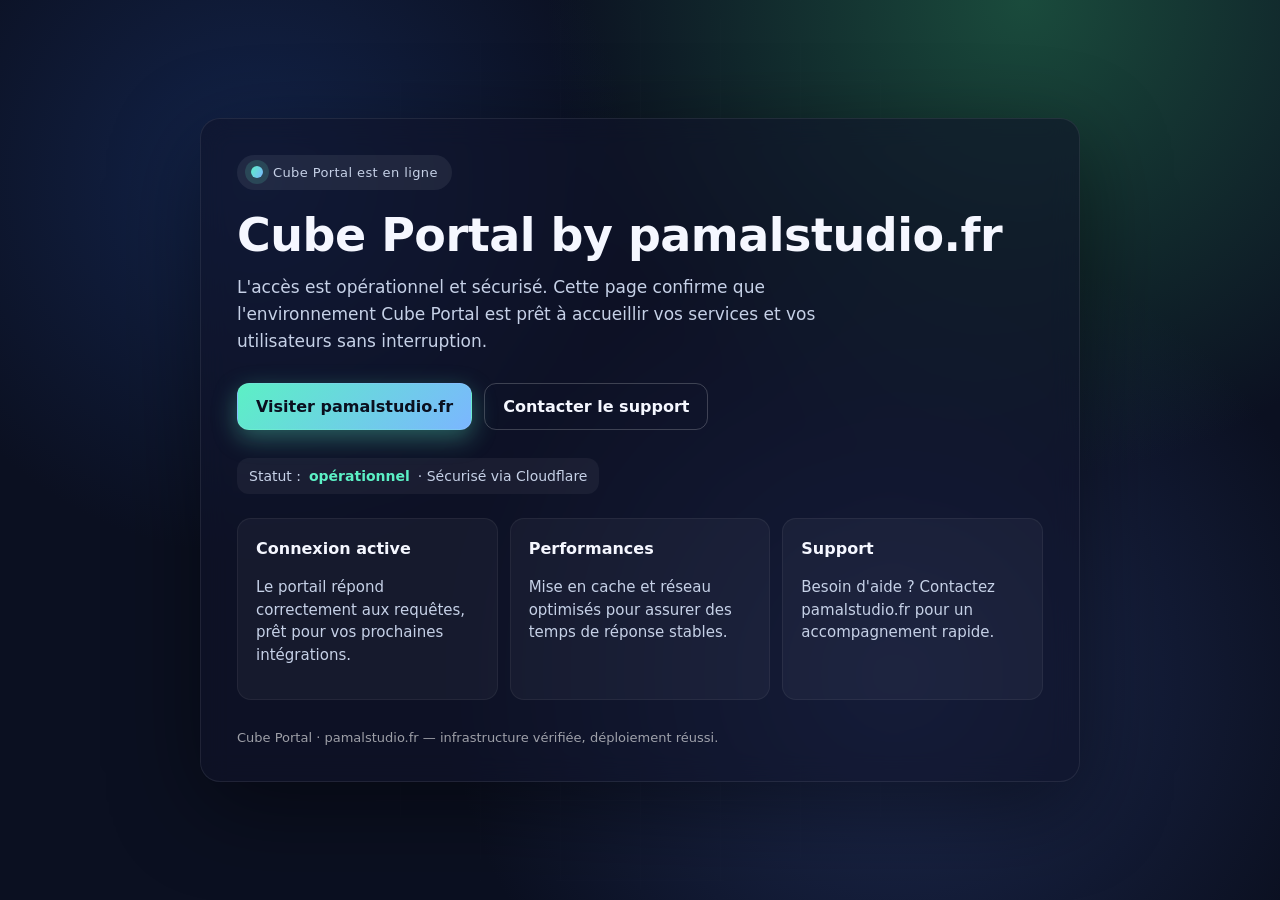
<file: index.html>
<!DOCTYPE html>
<html lang="fr">

<head>
    <meta charset="UTF-8" />
    <meta name="viewport" content="width=device-width, initial-scale=1.0" />
    <title>Cube Portal · pamalstudio.fr</title>
    <link rel="stylesheet" href="css/style.css">
</head>

<body>
    <div class="grid" aria-hidden="true"></div>
    <main class="shell">
        <div class="badge">
            <span class="dot"></span>
            Cube Portal est en ligne
        </div>
        <h1>Cube Portal by pamalstudio.fr</h1>
        <p class="lead">
            L'accès est opérationnel et sécurisé. Cette page confirme que
            l'environnement Cube Portal est prêt à accueillir vos services et vos
            utilisateurs sans interruption.
        </p>
        <div class="cta">
            <a class="btn" href="https://pamalstudio.fr" target="_blank" rel="noopener noreferrer">Visiter
                pamalstudio.fr</a>
            <a class="btn secondary" href="https://support.pamalstudio.fr/" target="_blank">Contacter le support</a>
        </div>
        <div class="status" role="status" aria-live="polite">
            Statut : <span>opérationnel</span> · Sécurisé via Cloudflare
        </div>
        <div class="cards">
            <article class="card">
                <h3>Connexion active</h3>
                <p>
                    Le portail répond correctement aux requêtes, prêt pour vos
                    prochaines intégrations.
                </p>
            </article>
            <article class="card">
                <h3>Performances</h3>
                <p>
                    Mise en cache et réseau optimisés pour assurer des temps de réponse
                    stables.
                </p>
            </article>
            <article class="card">
                <h3>Support</h3>
                <p>
                    Besoin d'aide ? Contactez pamalstudio.fr pour un accompagnement
                    rapide.
                </p>
            </article>
        </div>
        <footer>
            Cube Portal · pamalstudio.fr — infrastructure vérifiée, déploiement
            réussi.
        </footer>
    </main>
</body>

</html>
</file>
<file: css/style.css>
:root {
    --bg: #0b1021;
    --panel: rgba(15, 19, 41, 0.6);
    --primary: #5cf0c5;
    --accent: #7bb6ff;
    --muted: #c6d1e7;
}

* {
    box-sizing: border-box;
}

body {
    margin: 0;
    font-family: "Segoe UI", "Inter", system-ui, -apple-system, sans-serif;
    background: radial-gradient(circle at 20% 20%, #13244b, transparent 30%),
        radial-gradient(circle at 80% 0%, #1a4b3c, transparent 35%),
        radial-gradient(circle at 70% 75%, #1e2b52, transparent 40%), var(--bg);
    color: #f5f7ff;
    min-height: 100vh;
    display: flex;
    align-items: center;
    justify-content: center;
    padding: 40px 24px;
    overflow: hidden;
}

.grid {
    position: absolute;
    inset: 0;
    background-image: linear-gradient(rgba(255, 255, 255, 0.06) 1px,
            transparent 1px),
        linear-gradient(90deg, rgba(255, 255, 255, 0.06) 1px, transparent 1px);
    background-size: 80px 80px;
    mask-image: radial-gradient(circle at center,
            rgba(0, 0, 0, 0.5) 0%,
            transparent 70%);
    pointer-events: none;
}

.shell {
    position: relative;
    max-width: 880px;
    width: 100%;
    background: var(--panel);
    border: 1px solid rgba(255, 255, 255, 0.08);
    border-radius: 20px;
    padding: 36px;
    backdrop-filter: blur(14px);
    box-shadow: 0 25px 90px rgba(0, 0, 0, 0.45);
}

.badge {
    display: inline-flex;
    align-items: center;
    gap: 10px;
    padding: 10px 14px;
    border-radius: 999px;
    background: rgba(255, 255, 255, 0.07);
    color: var(--muted);
    font-size: 13px;
    letter-spacing: 0.4px;
}

.dot {
    width: 12px;
    height: 12px;
    border-radius: 50%;
    background: linear-gradient(120deg, var(--primary), var(--accent));
    box-shadow: 0 0 0 6px rgba(92, 240, 197, 0.15);
    animation: pulse 2.4s infinite;
}

h1 {
    margin: 18px 0 12px;
    font-size: clamp(34px, 5vw, 46px);
    letter-spacing: -0.5px;
}

p.lead {
    margin: 0 0 28px;
    color: var(--muted);
    font-size: 17px;
    line-height: 1.6;
    max-width: 640px;
}

.cta {
    display: flex;
    flex-wrap: wrap;
    gap: 12px;
    margin-bottom: 28px;
}

.btn {
    padding: 13px 18px;
    border-radius: 12px;
    border: 1px solid rgba(255, 255, 255, 0.08);
    background: linear-gradient(135deg, var(--primary), var(--accent));
    color: #0a0f1f;
    font-weight: 600;
    text-decoration: none;
    box-shadow: 0 8px 24px rgba(92, 240, 197, 0.35);
    transition: transform 160ms ease, box-shadow 160ms ease;
}

.btn.secondary {
    background: transparent;
    color: #f5f7ff;
    border-color: rgba(255, 255, 255, 0.2);
    box-shadow: none;
}

.btn:hover {
    transform: translateY(-2px);
    box-shadow: 0 12px 30px rgba(92, 240, 197, 0.45);
}

.btn.secondary:hover {
    border-color: rgba(255, 255, 255, 0.35);
}

.status {
    display: inline-flex;
    align-items: center;
    gap: 8px;
    padding: 10px 12px;
    border-radius: 12px;
    background: rgba(255, 255, 255, 0.05);
    color: var(--muted);
    font-size: 14px;
}

.status span {
    font-weight: 700;
    color: var(--primary);
}

.cards {
    display: grid;
    grid-template-columns: repeat(auto-fit, minmax(220px, 1fr));
    gap: 12px;
    margin-top: 24px;
}

.card {
    padding: 18px;
    border-radius: 14px;
    background: rgba(255, 255, 255, 0.04);
    border: 1px solid rgba(255, 255, 255, 0.06);
    color: var(--muted);
    font-size: 15px;
    line-height: 1.5;
}

.card h3 {
    margin: 0 0 8px;
    color: #f5f7ff;
    font-size: 16px;
}

footer {
    margin-top: 30px;
    color: rgba(255, 255, 255, 0.6);
    font-size: 13px;
}

footer a {
    color: var(--primary);
    text-decoration: none;
}

footer a:hover {
    text-decoration: underline;
}

@keyframes pulse {
    0% {
        box-shadow: 0 0 0 6px rgba(92, 240, 197, 0.18);
    }

    50% {
        box-shadow: 0 0 0 12px rgba(92, 240, 197, 0.08);
    }

    100% {
        box-shadow: 0 0 0 6px rgba(92, 240, 197, 0.18);
    }
}

@media (max-width: 540px) {
    .shell {
        padding: 26px;
    }

    .cta {
        flex-direction: column;
    }

    .btn {
        width: 100%;
        text-align: center;
    }
}
</file>
